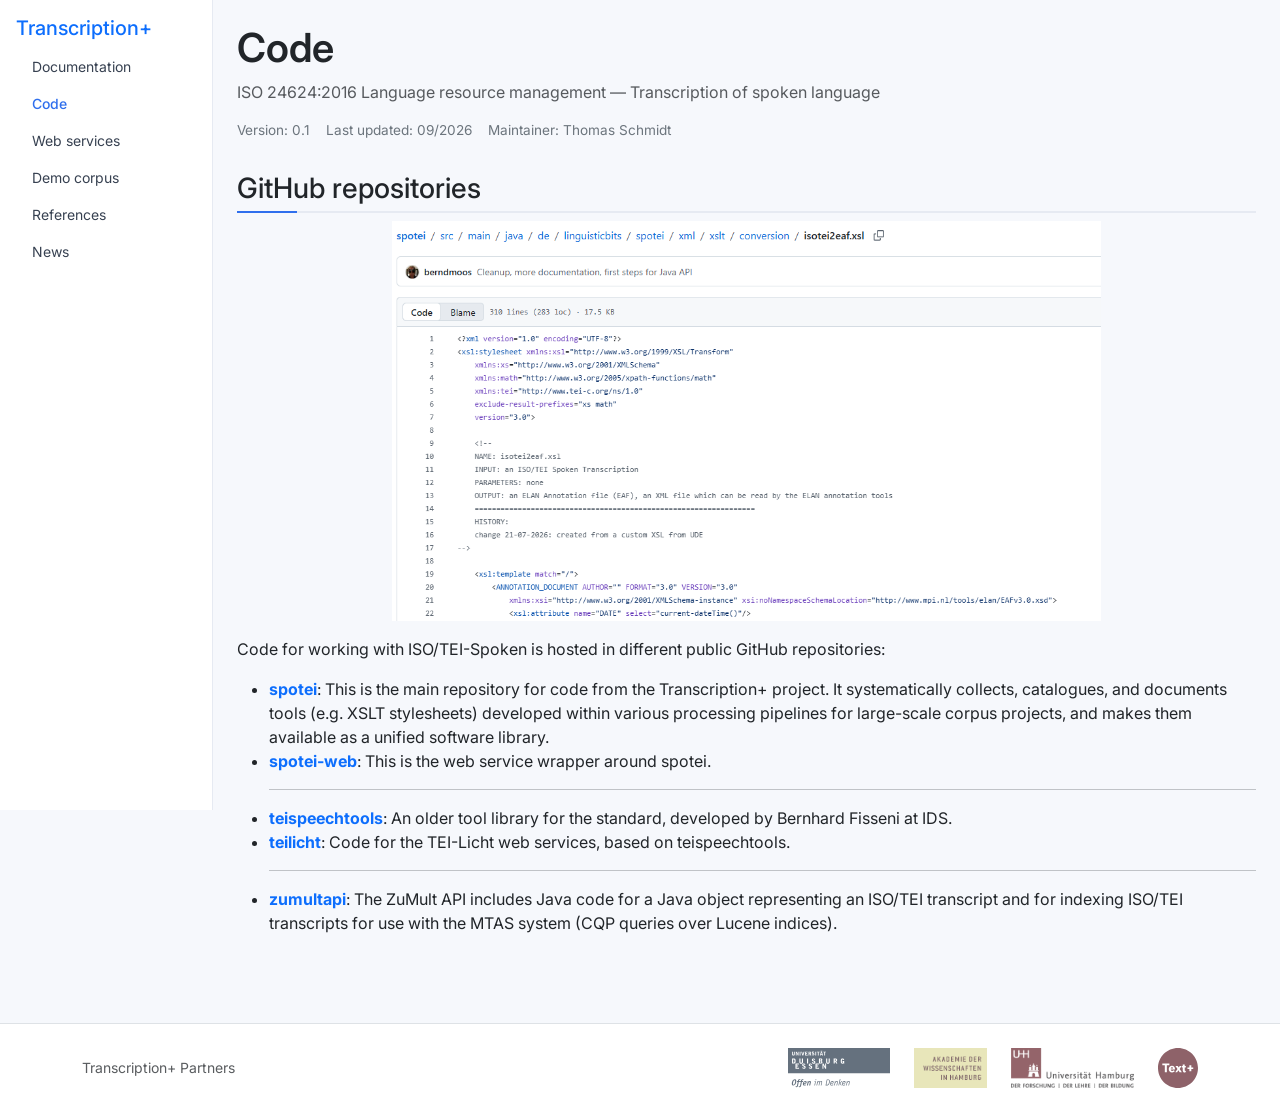
<file: html/code.html>
<?xml version="1.0" encoding="UTF-8"?>
<!DOCTYPE html>
<html lang="en" xmlns="http://www.w3.org/1999/xhtml">
    <head>
        <meta charset="UTF-8"/>
            <title>Transcription+: Code</title>
            <link href="https://cdn.jsdelivr.net/npm/bootstrap@5.3.3/dist/css/bootstrap.min.css" rel="stylesheet"/>
            <link href="https://fonts.googleapis.com/css2?family=Inter:wght@300;400;600&amp;display=swap" rel="stylesheet"/>                   
            <link href="styles.css" rel="stylesheet"/>
    </head>
    
    <body>
        
        <div class="container-fluid">
            <div class="row">
                
                <!-- Sidebar -->
                <nav class="col-md-3 col-lg-2 sidebar p-3">
                    <h5>
                        <a class="home-link" href="index.html" title="Homepage">Transcription+</a>                        
                    </h5>
                    
                    <ul class="nav flex-column small">
                        <li class="nav-item"><a class="nav-link" href="documentation.html">Documentation</a></li>
                        <li class="nav-item"><a class="nav-link active" href="code.html">Code</a></li>
                        <li class="nav-item"><a class="nav-link" href="webservices.html">Web services</a></li>
                        <li class="nav-item"><a class="nav-link" href="democorpus.html">Demo corpus</a></li>
                        <li class="nav-item"><a class="nav-link" href="references.html">References</a></li>
                        <li class="nav-item"><a class="nav-link" href="news.html">News</a></li>
                    </ul>
                </nav>
                
                <!-- Main content -->
                <main class="col-md-9 col-lg-10 p-4 content">
                    
                    <!-- Header -->
                    <div class="mb-4">
                        <h1 class="fw-semibold">Code</h1>
                        <p class="text-muted">ISO 24624:2016 Language resource management — Transcription of spoken language</p>                        
                        
                        <div class="d-flex gap-3 meta">
                            <div>Version: 0.1</div>
                            <div>Last updated: 09/2026</div>
                            <div>Maintainer: Thomas Schmidt</div>
                        </div>
                    </div>
                    
                    <h3>GitHub repositories</h3>  
                    <p class="text-center">
                        <a target="_blank" href="https://github.com/zumult-org/spotei">
                            <img style="height: 400px;" src="img/code.png" title="XSLT in GitHub"/>
                        </a>
                    </p>                    
                    
                    <p>Code for working with ISO/TEI-Spoken is hosted in different public GitHub repositories:</p>
                    <ul>
                        <li>
                            <b><a href="https://github.com/zumult-org/spotei" target="_blank">spotei</a></b>: This is the main repository for
                            code from the Transcription+ project. It systematically collects, catalogues, and documents tools (e.g. XSLT stylesheets)
                            developed within various processing pipelines for large-scale corpus projects, and makes them available as a unified software
                            library. 
                        </li>
                        <li>
                            <b><a href="https://github.com/zumult-org/spotei-web" target="_blank">spotei-web</a></b>: This is the web service wrapper around
                            spotei. 
                        </li>
                        <hr/>
                        <li>
                            <b><a href="https://github.com/Exmaralda-Org/teispeechtools" target="_blank">teispeechtools</a></b>: An older tool library for the standard,
                            developed by Bernhard Fisseni at IDS.  
                        </li>
                        <li>
                            <b><a href="https://github.com/Exmaralda-Org/teilicht" target="_blank">teilicht</a></b>: Code for the TEI-Licht web services, based on teispeechtools.                            
                        </li>
                        <hr/>
                        <li>
                            <b><a href="https://github.com/zumult-org/zumultapi" target="_blank">zumultapi</a></b>: 
                            The ZuMult API includes Java code for a Java object representing an ISO/TEI transcript
                            and for indexing ISO/TEI transcripts for use with the MTAS system (CQP queries over Lucene indices). 
                        </li>
                    </ul>
                </main>
                <footer class="mt-5 border-top" style="background: white;">
                    <div class="container py-4">
                        
                        <div class="row align-items-center">
                            
                            <!-- Left: text -->
                            <div class="col-md-4 text-muted small">
                                Transcription+ Partners
                            </div>
                            
                            <!-- Center / logos -->
                            <div class="col-md-8 d-flex flex-wrap gap-4 align-items-center justify-content-md-end">
                                
                                <img src="img/ude-logo.svg" title="University of Duisburg-Essen: Institute for Communication Studies"
                                    class="footer-logo"/>
                                
                                <img src="img/adwhh_logo.png" title="Academy of Sciences and Humanities in Hamburg"
                                    class="footer-logo"/>
                                
                                <img src="img/uhh-logo.png" title="University of Hamburg: Centre for Sustainable Research Data Management"
                                    class="footer-logo"/>
                                
                                <img src="img/text-plus-logo.svg" title="Text+ in NFDI"
                                    class="footer-logo"/>
                                
                            </div>
                        </div>
                        
                        <!-- Bottom line -->
                        <!-- <div class="text-center text-muted small mt-3">
                         © 2026 Standards Portal · All rights reserved
                        </div> -->
                        
                    </div>
                </footer>        
                
            </div>
        </div>
        
        
        
    </body>
</html>
</file>
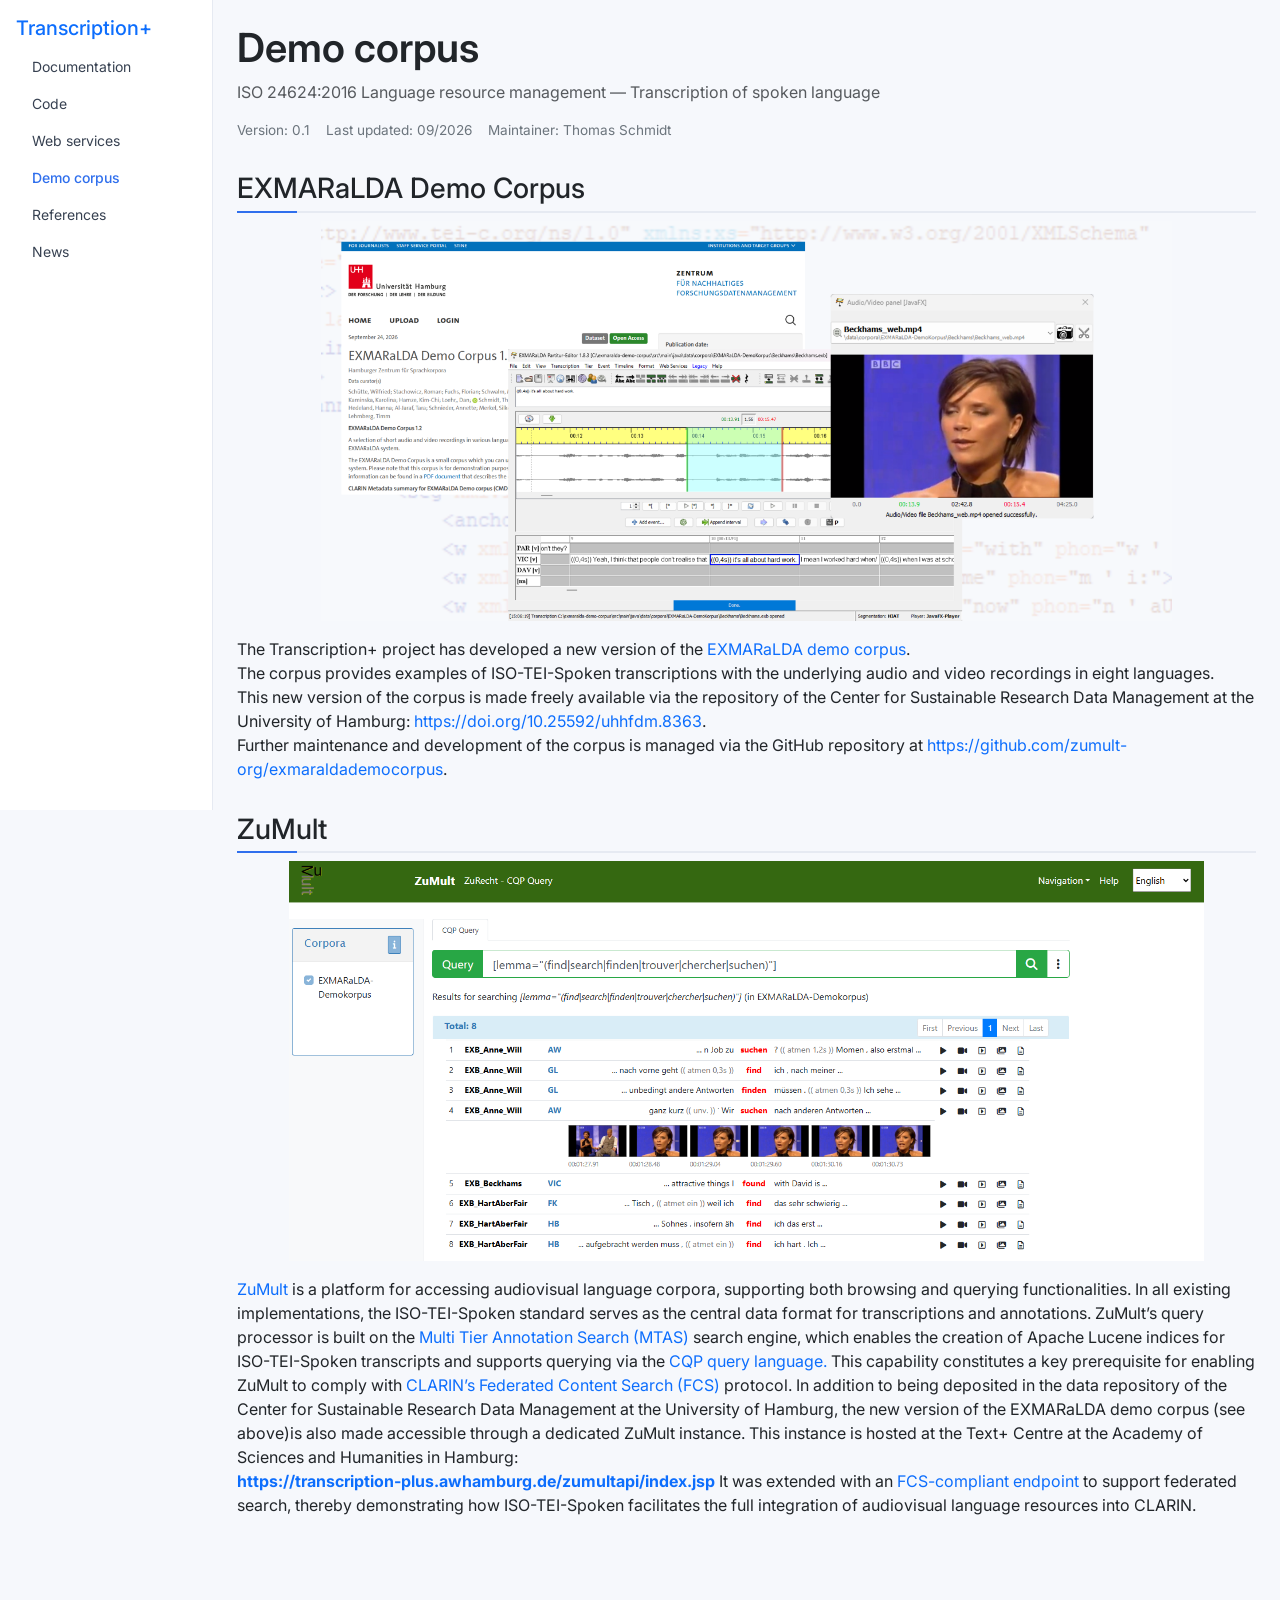
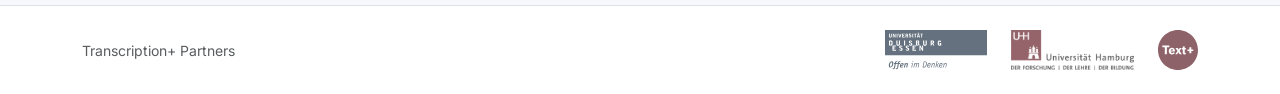
<file: html/democorpus.html>
<?xml version="1.0" encoding="UTF-8"?>
<!DOCTYPE html>
<html lang="en" xmlns="http://www.w3.org/1999/xhtml">
    <head>
        <meta charset="UTF-8"/>
            <title>Transcription+: Demo corpus</title>
            <link href="https://cdn.jsdelivr.net/npm/bootstrap@5.3.3/dist/css/bootstrap.min.css" rel="stylesheet"/>
            <link href="https://fonts.googleapis.com/css2?family=Inter:wght@300;400;600&amp;display=swap" rel="stylesheet"/>                   
            <link href="styles.css" rel="stylesheet"/>
    </head>
    
    <body>
        
        <div class="container-fluid">
            <div class="row">
                
                <!-- Sidebar -->
                <nav class="col-md-3 col-lg-2 sidebar p-3">
                    <h5>
                        <a class="home-link" href="index.html" title="Homepage">Transcription+</a>                        
                    </h5>
                    
                    <ul class="nav flex-column small">
                        <li class="nav-item"><a class="nav-link" href="documentation.html">Documentation</a></li>
                        <li class="nav-item"><a class="nav-link" href="code.html">Code</a></li>
                        <li class="nav-item"><a class="nav-link" href="webservices.html">Web services</a></li>
                        <li class="nav-item"><a class="nav-link active" href="democorpus.html">Demo corpus</a></li>
                        <li class="nav-item"><a class="nav-link" href="references.html">References</a></li>
                        <li class="nav-item"><a class="nav-link" href="news.html">News</a></li>
                    </ul>
                </nav>
                
                <!-- Main content -->
                <main class="col-md-9 col-lg-10 p-4 content">
                    
                    <!-- Header -->
                    <div class="mb-4">
                        <h1 class="fw-semibold">Demo corpus</h1>
                        <p class="text-muted">ISO 24624:2016 Language resource management — Transcription of spoken language</p>                        
                        
                        <div class="d-flex gap-3 meta">
                            <div>Version: 0.1</div>
                            <div>Last updated: 09/2026</div>
                            <div>Maintainer: Thomas Schmidt</div>
                        </div>
                    </div>
                    
                    
                    <h3>EXMARaLDA Demo Corpus</h3>   
                    <p class="text-center">
                        <a href="https://doi.org/10.25592/uhhfdm.8363" target="_blank">
                            <img style="height: 400px;" src="img/demokorpus.png" title="EXMARaLDA demo corpus"/>
                        </a>
                    </p>
                    <p>
                        The Transcription+ project has developed a new version of the 
                        <a href="https://doi.org/10.25592/uhhfdm.8363" target="_blank">EXMARaLDA demo corpus</a>. <br/>
                        The corpus provides examples of ISO-TEI-Spoken transcriptions with the underlying audio and video recordings in eight languages.<br/> 
                        This new version of the corpus is made freely available via the repository of the Center for Sustainable Research Data Management 
                        at the University of Hamburg: <a href="https://doi.org/10.25592/uhhfdm.8363" target="_blank">https://doi.org/10.25592/uhhfdm.8363</a>.<br/>
                        Further maintenance and development of the corpus is managed via the GitHub repository at 
                        <a href="https://github.com/zumult-org/exmaraldademocorpus" target="_blank">https://github.com/zumult-org/exmaraldademocorpus</a>.<br/>                        
                    </p>
                    <h3>ZuMult</h3>   
                    <p class="text-center">
                        <a href="https://transcription-plus.awhamburg.de/zumultapi/index.jsp" target="_blank">
                            <img style="height: 400px;" src="img/zurecht.png" title="CQP query in ZuMult on the EXMARaLDA demo corpus"/>
                        </a>
                    </p>
                    <p>
                        <a href="https://zumult.org" target="_blank">ZuMult</a> is a platform for accessing audiovisual language corpora, supporting both 
                        browsing and querying functionalities. In all existing implementations, the ISO-TEI-Spoken standard serves as the central data format 
                        for transcriptions and annotations. ZuMult’s query processor is built on the 
                        <a href="https://meertensinstituut.github.io/mtas/" target="_blank">
                        Multi Tier Annotation Search (MTAS)
                        </a>
                        search engine, which enables the creation of 
                        Apache Lucene indices for ISO-TEI-Spoken transcripts and supports querying via the 
                        <a href="https://cwb.sourceforge.io/files/CQP_Manual.pdf" target="_blank">
                        CQP query language.
                        </a>
                        This capability constitutes a key prerequisite for enabling ZuMult to comply with 
                        <a href="https://www.clarin.eu/content/content-search" target="_blank">CLARIN’s Federated Content Search (FCS)</a> protocol. 
                        In addition to being deposited in the data repository of the Center for Sustainable Research Data Management at the University of Hamburg, 
                        the new version of the EXMARaLDA demo corpus (see above)is also  made accessible through a dedicated ZuMult instance. 
                        This instance is hosted at the Text+ Centre at the Academy of Sciences and Humanities in Hamburg: <br/> 
                        <b><a href="https://transcription-plus.awhamburg.de/zumultapi/index.jsp" target="_blank">https://transcription-plus.awhamburg.de/zumultapi/index.jsp</a></b>
                        It was extended with an 
                        <a target="_blank" href="https://fdm.awhamburg.de/fcs-endpoint/zumult_demo">FCS-compliant endpoint</a> 
                        to support federated search, thereby demonstrating how ISO-TEI-Spoken facilitates the full 
                        integration of audiovisual language resources into CLARIN.                        
                    </p>
                </main>
                <footer class="mt-5 border-top" style="background: white;">
                    <div class="container py-4">
                        
                        <div class="row align-items-center">
                            
                            <!-- Left: text -->
                            <div class="col-md-4 text-muted small">
                                Transcription+ Partners
                            </div>
                            
                            <!-- Center / logos -->
                            <div class="col-md-8 d-flex flex-wrap gap-4 align-items-center justify-content-md-end">
                                
                                <img src="img/ude-logo.svg" title="University of Duisburg-Essen: Institute for Communication Studies"
                                    class="footer-logo"
                                
                                <img src="img/adwhh_logo.png" title="Academy of Sciences and Humanities in Hamburg"
                                    class="footer-logo"/>
                                
                                <img src="img/uhh-logo.png" title="University of Hamburg: Centre for Sustainable Research Data Management"
                                    class="footer-logo"/>
                                
                                <img src="img/text-plus-logo.svg" title="Text+ in NFDI"
                                    class="footer-logo"/>
                                
                            </div>
                        </div>
                        
                        <!-- Bottom line -->
                        <!-- <div class="text-center text-muted small mt-3">
                    © 2026 Standards Portal · All rights reserved
                </div> -->
                        
                    </div>
                </footer>        
                
            </div>
        </div>
        
        
        
    </body>
</html>
</file>
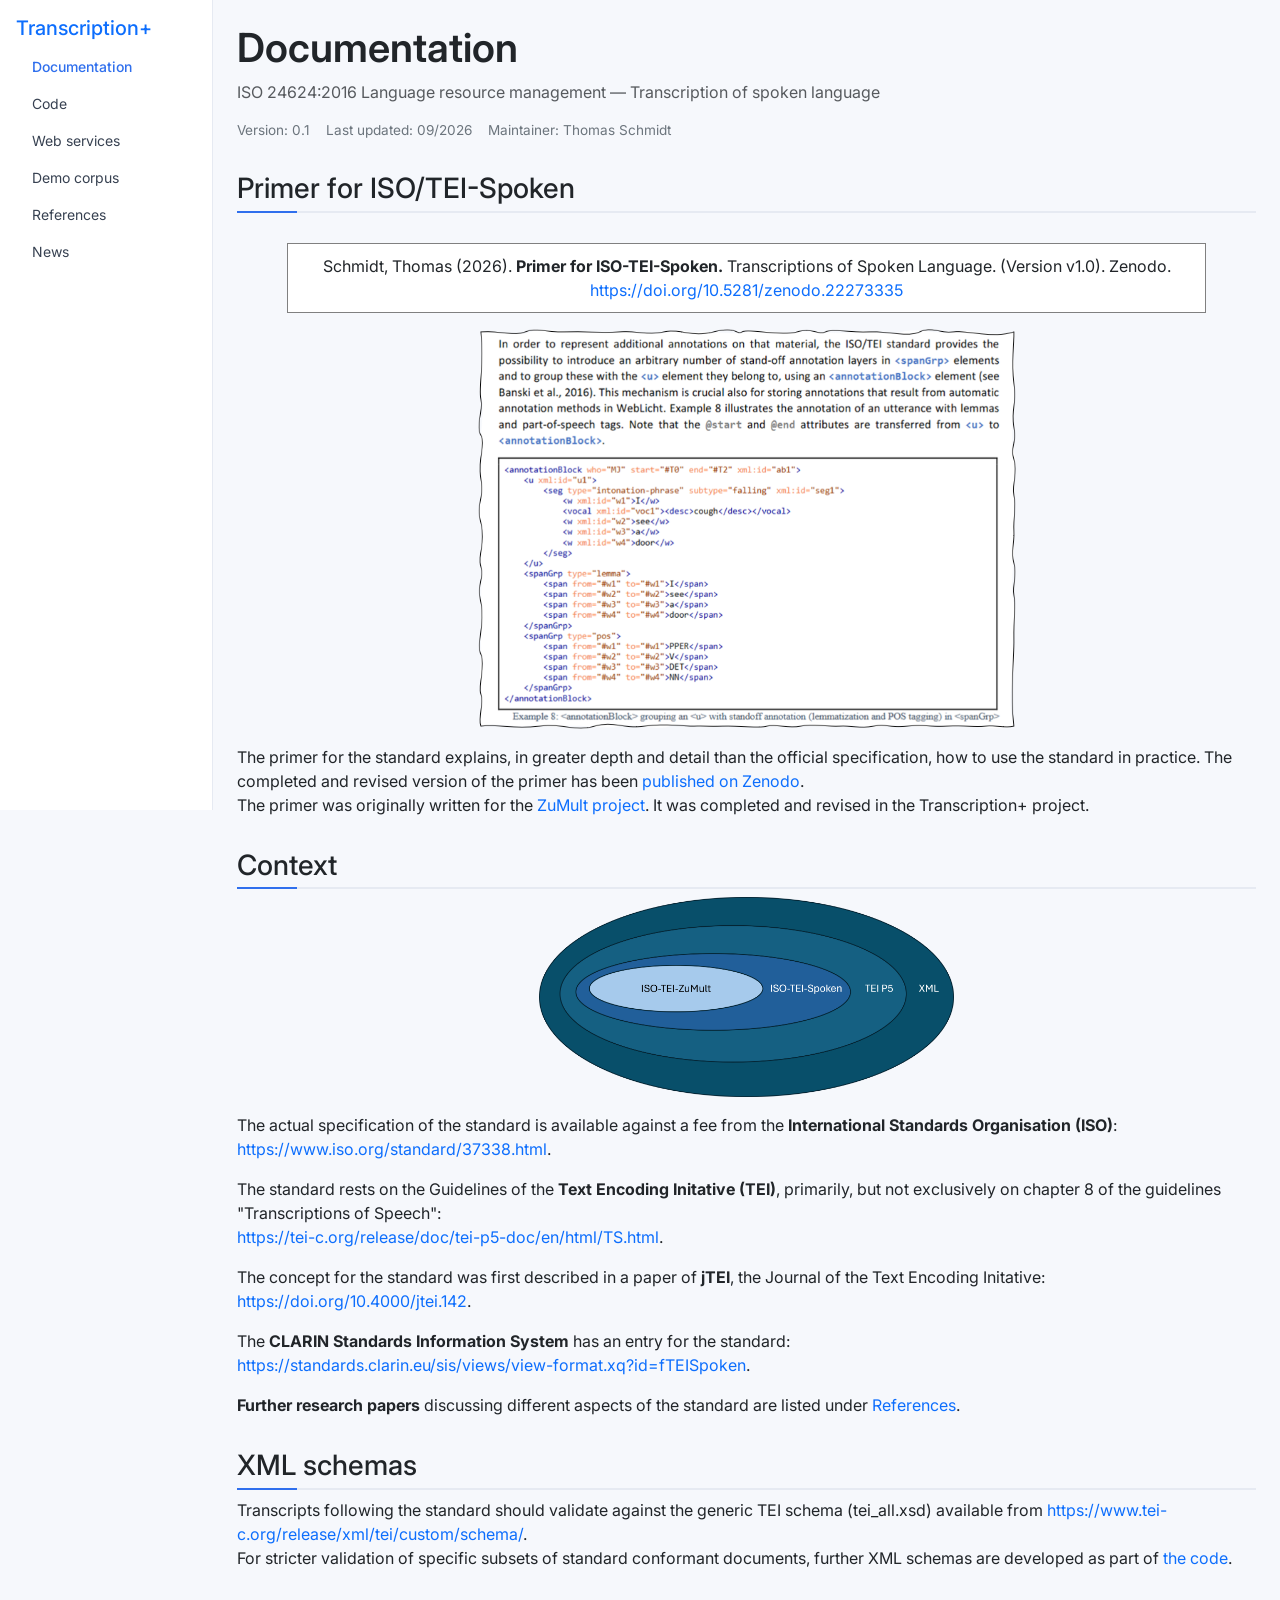
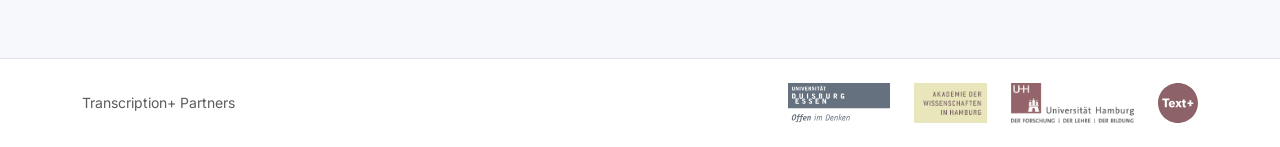
<file: html/documentation.html>
<?xml version="1.0" encoding="UTF-8"?>
<!DOCTYPE html>
<html lang="en" xmlns="http://www.w3.org/1999/xhtml">
    <head>
        <meta charset="UTF-8"/>
            <title>Transcription+: Documentation</title>
            <link href="https://cdn.jsdelivr.net/npm/bootstrap@5.3.3/dist/css/bootstrap.min.css" rel="stylesheet"/>
            <link href="https://fonts.googleapis.com/css2?family=Inter:wght@300;400;600&amp;display=swap" rel="stylesheet"/>                   
            <link href="styles.css" rel="stylesheet"/>
    </head>
    
    <body>
        
        <div class="container-fluid">
            <div class="row">
                
                <!-- Sidebar -->
                <nav class="col-md-3 col-lg-2 sidebar p-3">
                    <h5>
                        <a class="home-link" href="index.html" title="Homepage">Transcription+</a>                        
                    </h5>
                    
                    <ul class="nav flex-column small">
                        <li class="nav-item"><a class="nav-link active" href="documentation.html">Documentation</a></li>
                        <li class="nav-item"><a class="nav-link" href="code.html">Code</a></li>
                        <li class="nav-item"><a class="nav-link" href="webservices.html">Web services</a></li>
                        <li class="nav-item"><a class="nav-link" href="democorpus.html">Demo corpus</a></li>
                        <li class="nav-item"><a class="nav-link" href="references.html">References</a></li>
                        <li class="nav-item"><a class="nav-link" href="news.html">News</a></li>                        
                    </ul>
                </nav>
                
                <!-- Main content -->
                <main class="col-md-9 col-lg-10 p-4 content">
                    
                    <!-- Header -->
                    <div class="mb-4">
                        <h1 class="fw-semibold">Documentation</h1>
                        <p class="text-muted">ISO 24624:2016 Language resource management — Transcription of spoken language</p>                        
                        
                        <div class="d-flex gap-3 meta">
                            <div>Version: 0.1</div>
                            <div>Last updated: 09/2026</div>
                            <div>Maintainer: Thomas Schmidt</div>
                        </div>
                    </div>
                    
                    <h3>Primer for ISO/TEI-Spoken</h3>
                    <p class="text-center" 
                        style="background:white; padding: 10px; margin-top:30px; margin-left:50px; margin-right:50px; border: 1px solid gray;">
                        Schmidt, Thomas (2026). 
                        <b>Primer for ISO-TEI-Spoken. </b>Transcriptions of Spoken Language. (Version v1.0). 
                        Zenodo. <a href="https://doi.org/10.5281/zenodo.22273335" target="_blank">https://doi.org/10.5281/zenodo.22273335</a>
                    </p>
                    <p class="text-center">
                        <a target="_blank" href="https://doi.org/10.5281/zenodo.22273335">
                            <img style="height: 400px;" src="img/primer.png" title="Primer for ISO/TEI Spoken"/>
                        </a>
                    </p>                    
                    <p>
                        The primer for the standard explains, in greater depth and detail than the official specification, how to use the standard in practice. 
                        The completed and revised version of the primer has been <a href="https://doi.org/10.5281/zenodo.22273335">published on Zenodo</a>.<br/>
                        The primer was originally written for the <a href="https://zumult.org" target="_blank">ZuMult project</a>. 
                        It was completed and revised in the Transcription+ project.
                    </p>

                    <h3>Context</h3>
                    <p class="text-center">
                       <img style="height: 200px;" src="img/context.png" title="Primer for ISO/TEI Spoken"/>
                    </p>                    
                    <p>
                        The actual specification of the standard is available against a fee from the <b>International Standards Organisation (ISO)</b>:<br/>
                        <a target="_blank" href="https://www.iso.org/standard/37338.html">https://www.iso.org/standard/37338.html</a>.
                    </p>
                    <p>
                        The standard rests on the Guidelines of the <b>Text Encoding Initative (TEI)</b>, primarily, but not exclusively on chapter 8 of the guidelines
                        "Transcriptions of Speech":<br/>
                        <a target="_blank" href="https://tei-c.org/release/doc/tei-p5-doc/en/html/TS.html">https://tei-c.org/release/doc/tei-p5-doc/en/html/TS.html</a>.
                    </p>
                    <p>
                        The concept for the standard was first described in a paper of <b>jTEI</b>, the Journal of the Text Encoding Initative:<br/>
                        <a target="_blank" href="https://doi.org/10.4000/jtei.142">https://doi.org/10.4000/jtei.142</a>. 
                    </p>
                    <p>
                        The <b>CLARIN Standards Information System</b> has an entry for the standard:<br/>
                        <a target="_blank" href="https://standards.clarin.eu/sis/views/view-format.xq?id=fTEISpoken">https://standards.clarin.eu/sis/views/view-format.xq?id=fTEISpoken</a>.
                        
                    </p>
                    <p>
                        <b>Further research papers</b> 
                        discussing different aspects of the standard are listed under <a href="references.html">References</a>.                         
                    </p>
                    
                    <h3>XML schemas</h3>
                    <p>
                        Transcripts following the standard should validate against the generic TEI schema (tei_all.xsd) available from
                        <a href="https://www.tei-c.org/release/xml/tei/custom/schema/" target="_blank">https://www.tei-c.org/release/xml/tei/custom/schema/</a>.
                        <br/>
                        For stricter validation of specific subsets of standard conformant documents, further XML schemas are developed as part of
                        <a href="code.html">the code</a>.
                    </p>
                    
                </main>
            </div>
        </div>
        
        <footer class="mt-5 border-top" style="background: white;">
            <div class="container py-4">
                
                <div class="row align-items-center">
                    
                    <!-- Left: text -->
                    <div class="col-md-4 text-muted small">
                        Transcription+ Partners
                    </div>
                    
                    <!-- Center / logos -->
                    <div class="col-md-8 d-flex flex-wrap gap-4 align-items-center justify-content-md-end">
                        
                        <img src="img/ude-logo.svg" title="University of Duisburg-Essen: Institute for Communication Studies"
                            class="footer-logo"/>
                        
                        <img src="img/adwhh_logo.png" title="Academy of Sciences and Humanities in Hamburg"
                            class="footer-logo"/>
                        
                        <img src="img/uhh-logo.png" title="University of Hamburg: Centre for Sustainable Research Data Management"
                            class="footer-logo"/>
                        
                        <img src="img/text-plus-logo.svg" title="Text+ in NFDI"
                            class="footer-logo"/>
                        
                    </div>
                </div>
                
                <!-- Bottom line -->
                <!-- <div class="text-center text-muted small mt-3">
                    © 2026 Standards Portal · All rights reserved
                </div> -->
                
            </div>
        </footer>        
        
        
    </body>
</html>
</file>
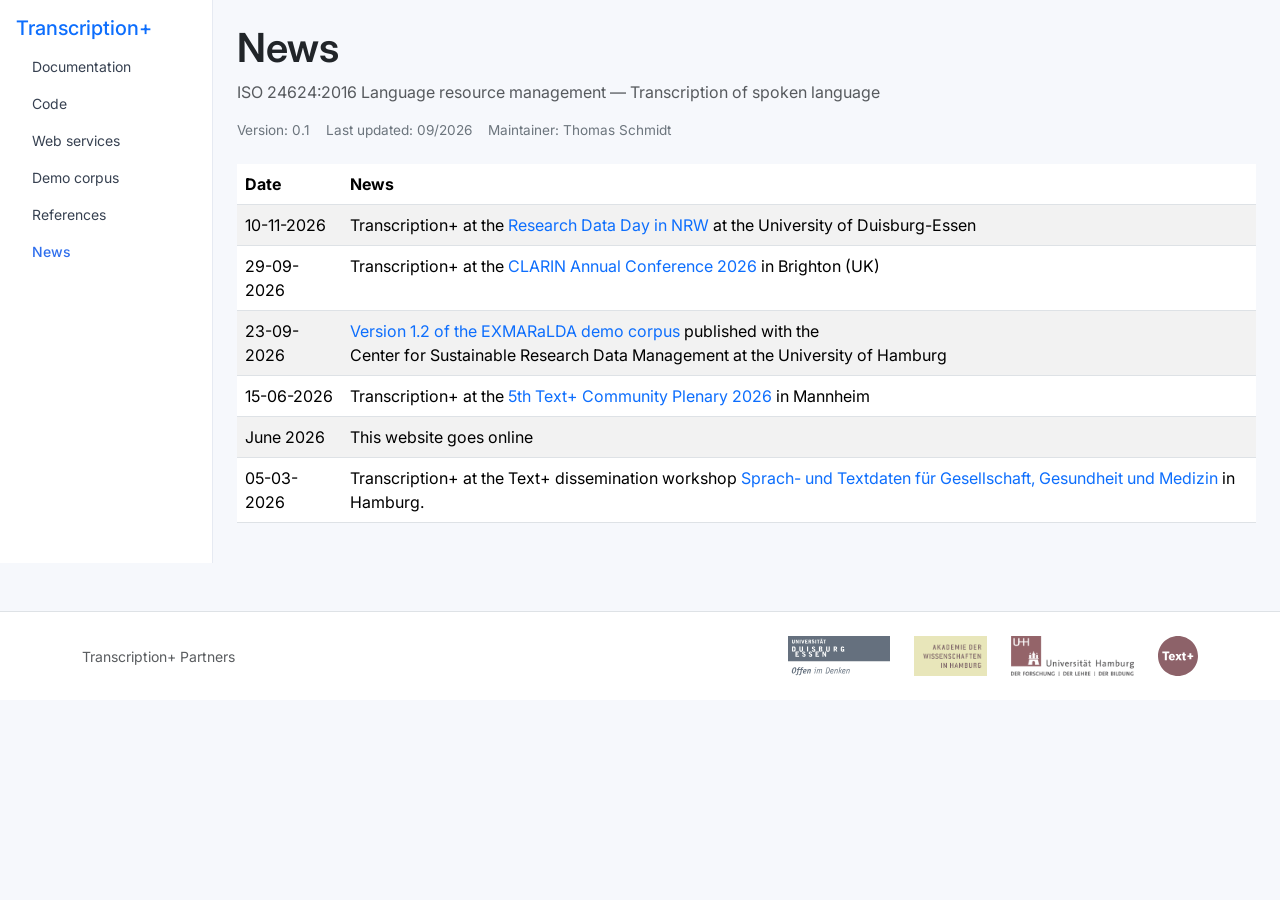
<file: html/news.html>
<?xml version="1.0" encoding="UTF-8"?>
<!DOCTYPE html>
<html lang="en" xmlns="http://www.w3.org/1999/xhtml">
    <head>
        <meta charset="UTF-8"/>
            <title>Transcription+: Documentation</title>
            <link href="https://cdn.jsdelivr.net/npm/bootstrap@5.3.3/dist/css/bootstrap.min.css" rel="stylesheet"/>
            <link href="https://fonts.googleapis.com/css2?family=Inter:wght@300;400;600&amp;display=swap" rel="stylesheet"/>                   
            <link href="styles.css" rel="stylesheet"/>
    </head>
    
    <body>
        
        <div class="container-fluid">
            <div class="row">
                
                <!-- Sidebar -->
                <nav class="col-md-3 col-lg-2 sidebar p-3">
                    <h5>
                        <a class="home-link" href="index.html" title="Homepage">Transcription+</a>                        
                    </h5>
                    
                    <ul class="nav flex-column small">
                        <li class="nav-item"><a class="nav-link" href="documentation.html">Documentation</a></li>
                        <li class="nav-item"><a class="nav-link" href="code.html">Code</a></li>
                        <li class="nav-item"><a class="nav-link" href="webservices.html">Web services</a></li>
                        <li class="nav-item"><a class="nav-link" href="democorpus.html">Demo corpus</a></li>
                        <li class="nav-item"><a class="nav-link" href="references.html">References</a></li>
                        <li class="nav-item"><a class="nav-link active" href="news.html">News</a></li>
                    </ul>
                </nav>
                
                <!-- Main content -->
                <main class="col-md-9 col-lg-10 p-4 content">
                    
                    <!-- Header -->
                    <div class="mb-4">
                        <h1 class="fw-semibold">News</h1>
                        <p class="text-muted">ISO 24624:2016 Language resource management — Transcription of spoken language</p>                        
                        
                        <div class="d-flex gap-3 meta">
                            <div>Version: 0.1</div>
                            <div>Last updated: 09/2026</div>
                            <div>Maintainer: Thomas Schmidt</div>
                        </div>
                    </div>
                    
                    
                    <table class="table table-striped">
                        <thead>
                            <tr>
                                <th>Date</th>                                
                                <th>News</th>                                
                            </tr>
                        </thead>
                        <tr>
                            <td>10-11-2026</td>
                            <td>Transcription+ at the 
                                <a href="https://www.uni-due.de/rds/en/tag_forschungsdaten.php">
                                    Research Data Day in NRW
                                </a>
                                at the University of Duisburg-Essen
                            </td>
                        </tr>
                        <tr>
                            <td>29-09-2026</td>
                            <td>Transcription+ at the 
                                <a href="https://www.clarin.eu/event/2026/clarin-annual-conference-2026">
                                    CLARIN Annual Conference 2026
                                </a>
                                in Brighton (UK)
                            </td>
                        </tr>
                        <tr>
                            <td>23-09-2026</td>
                            <td><a href="https://doi.org/10.25592/uhhfdm.8363" target="_blank">Version 1.2 of the EXMARaLDA demo corpus</a>  published with the <br/> Center for Sustainable Research Data Management 
                                at the University of Hamburg
                                                                 
                            </td>
                        </tr>
                        <tr>
                            <td>15-06-2026</td>
                            <td>Transcription+ at the 
                                <a href="https://text-plus.org/aktuelles/veranstaltungen/2026-06-15-textplus-plenary-2026/">
                                    5th Text+ Community Plenary 2026
                                </a>
                                in Mannheim
                            </td>
                        </tr>
                        <tr>
                            <td>June 2026</td>
                            <td>This website goes online</td>
                        </tr>
                        <tr>
                            <td>05-03-2026</td>
                            <td>Transcription+ at the Text+ dissemination workshop 
                                <a href="https://text-plus.org/aktuelles/veranstaltungen/2026-03-05-dissemination-workshop-hh/">
                                    Sprach- und Textdaten für Gesellschaft, Gesundheit und Medizin
                                </a>
                                in Hamburg. 
                            </td>
                        </tr>
                    </table>
                    
                </main>
                <footer class="mt-5 border-top" style="background: white;">
                    <div class="container py-4">
                        
                        <div class="row align-items-center">
                            
                            <!-- Left: text -->
                            <div class="col-md-4 text-muted small">
                                Transcription+ Partners
                            </div>
                            
                            <!-- Center / logos -->
                            <div class="col-md-8 d-flex flex-wrap gap-4 align-items-center justify-content-md-end">
                                
                                <img src="img/ude-logo.svg" title="University of Duisburg-Essen: Institute for Communication Studies"
                                    class="footer-logo"/>
                                
                                <img src="img/adwhh_logo.png" title="Academy of Sciences and Humanities in Hamburg"
                                    class="footer-logo"/>
                                
                                <img src="img/uhh-logo.png" title="University of Hamburg: Centre for Sustainable Research Data Management"
                                    class="footer-logo"/>
                                
                                <img src="img/text-plus-logo.svg" title="Text+ in NFDI"
                                    class="footer-logo"/>
                                
                            </div>
                        </div>
                        
                        <!-- Bottom line -->
                        <!-- <div class="text-center text-muted small mt-3">
                    © 2026 Standards Portal · All rights reserved
                </div> -->
                        
                    </div>
                </footer>        
                
            </div>
        </div>
        
        
        
    </body>
</html>
</file>
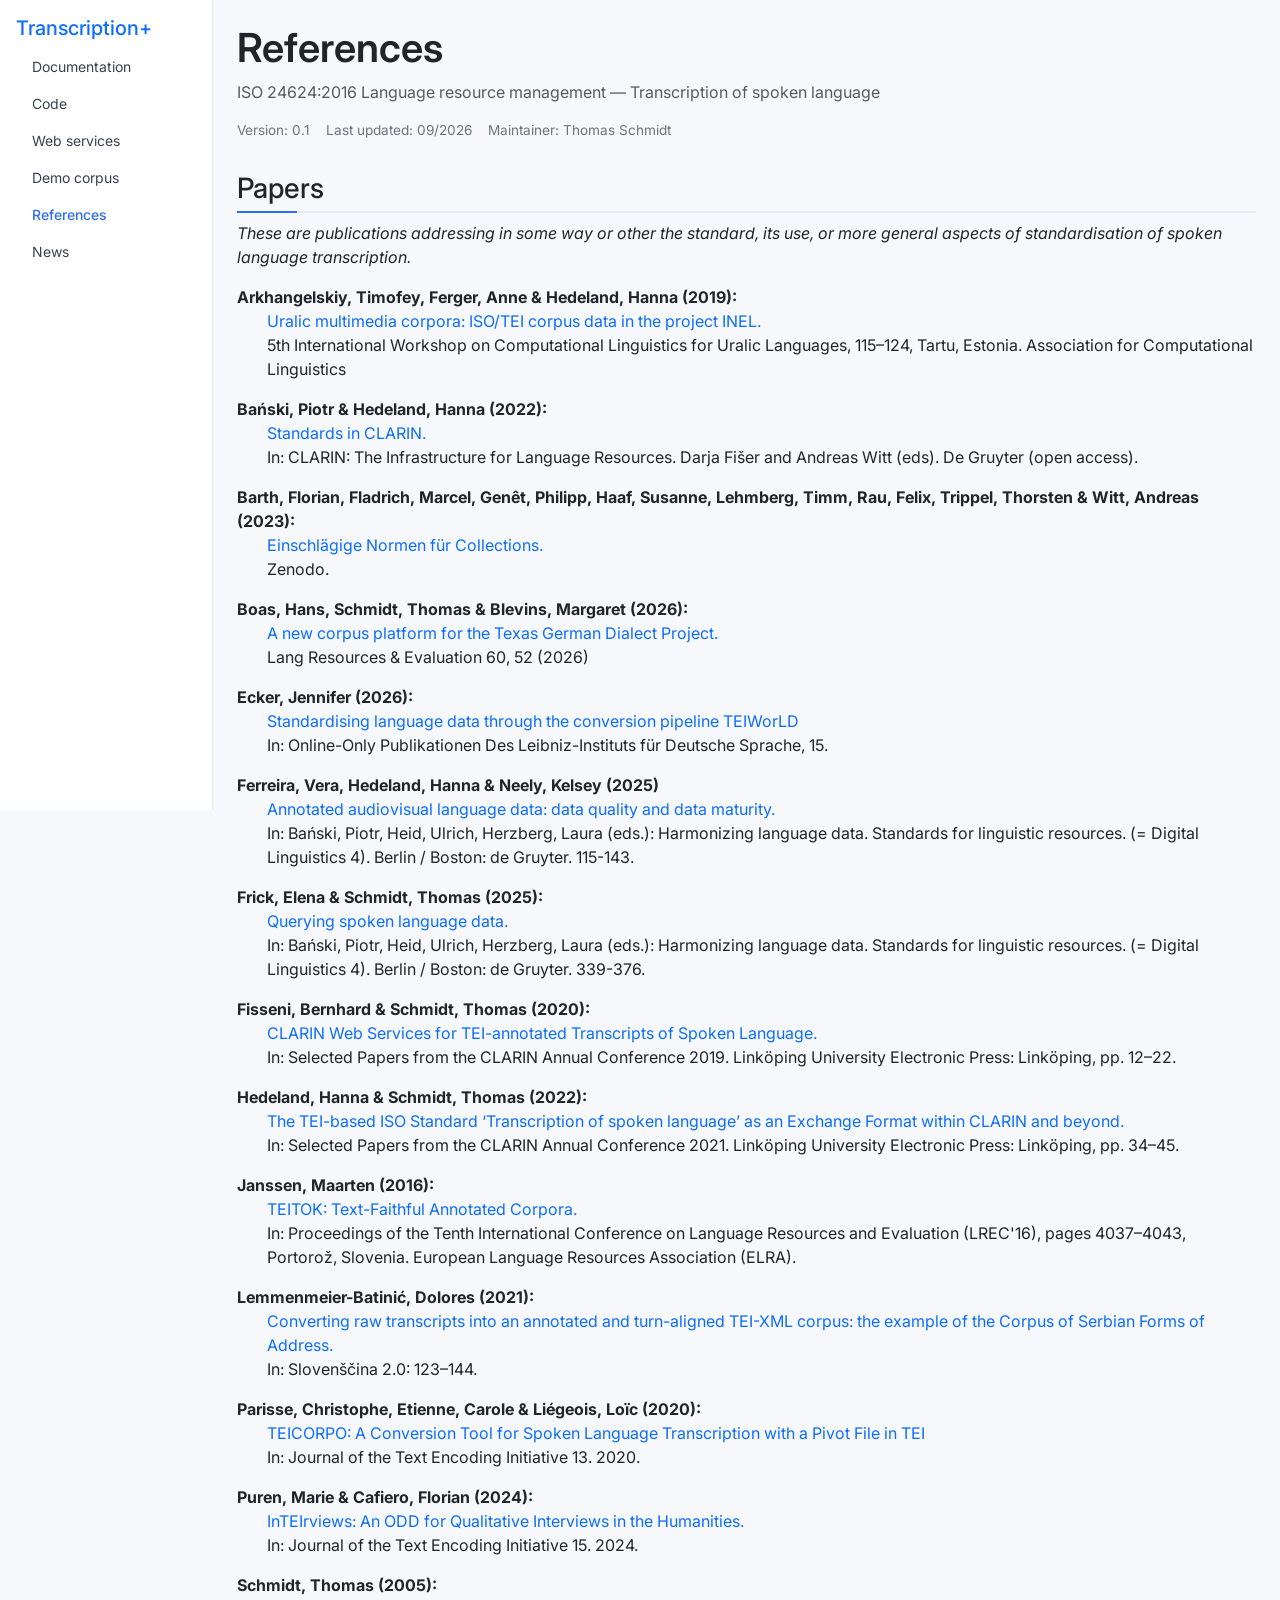
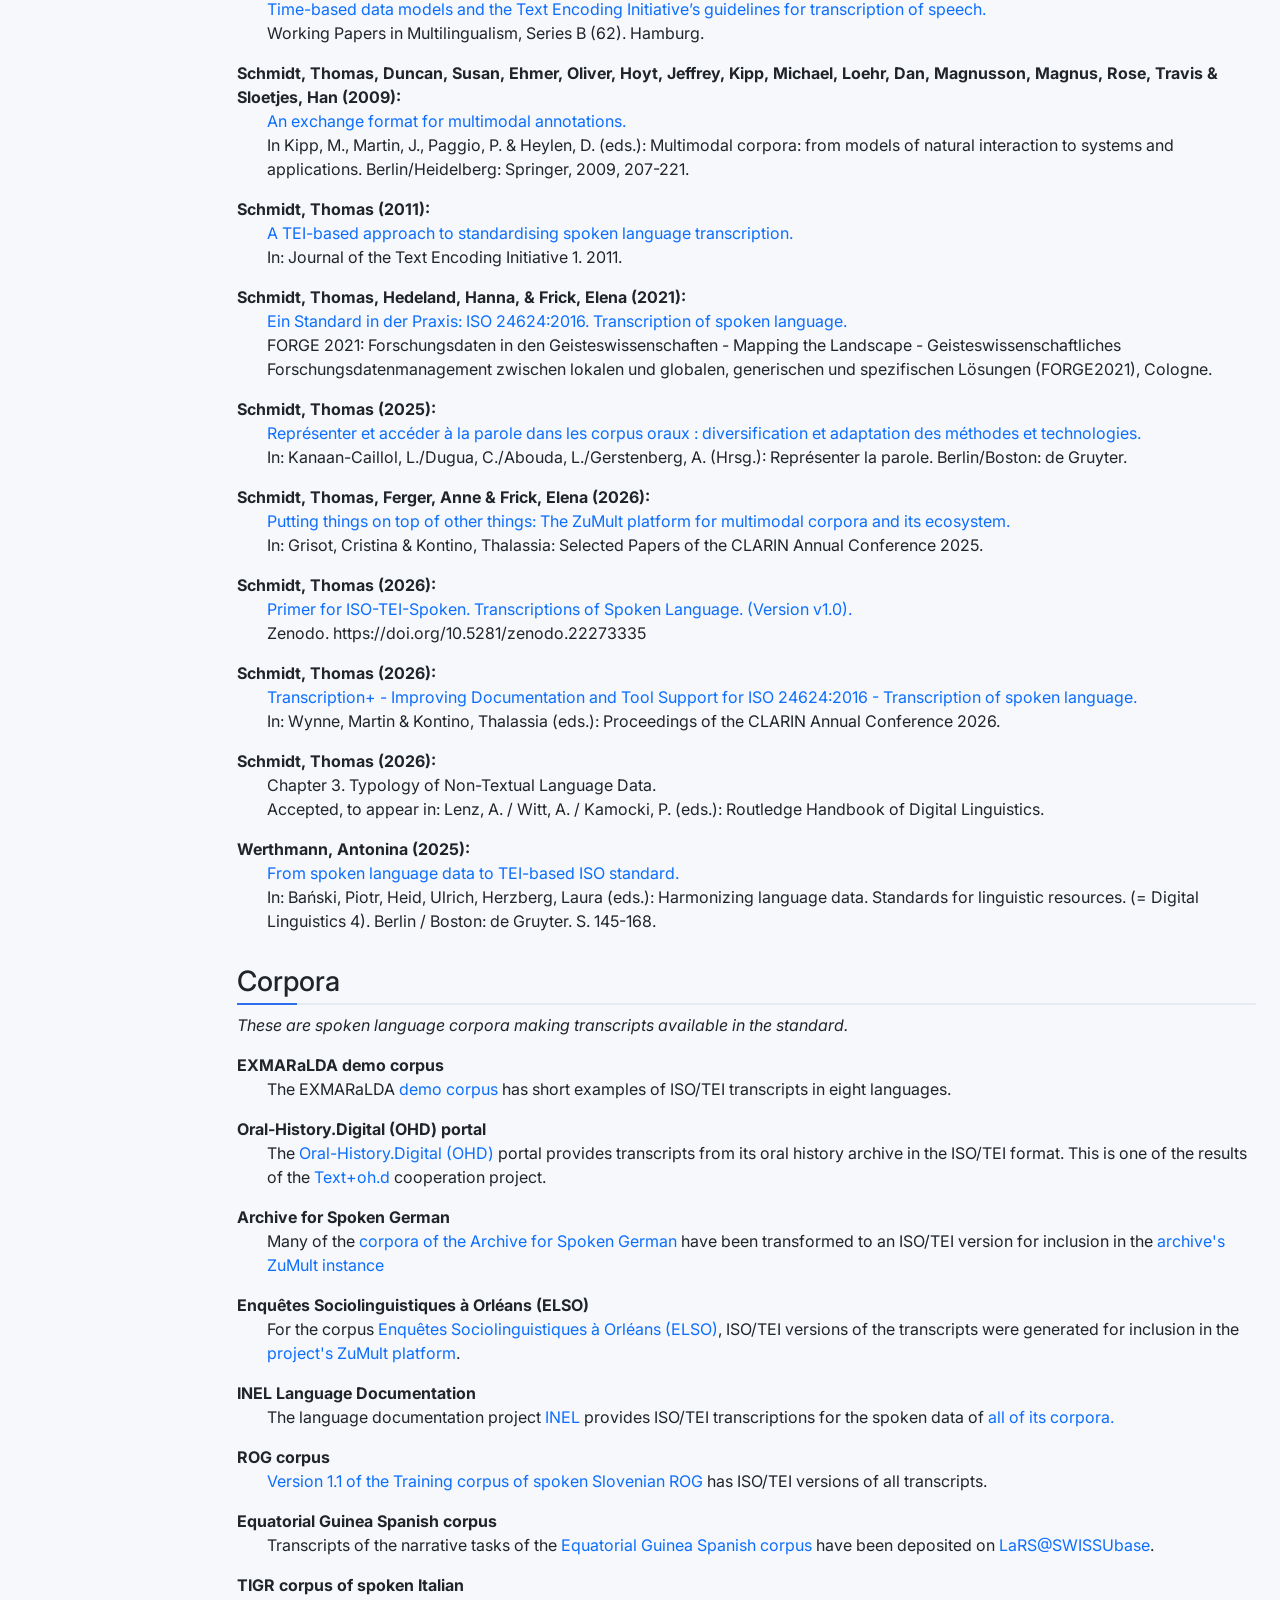
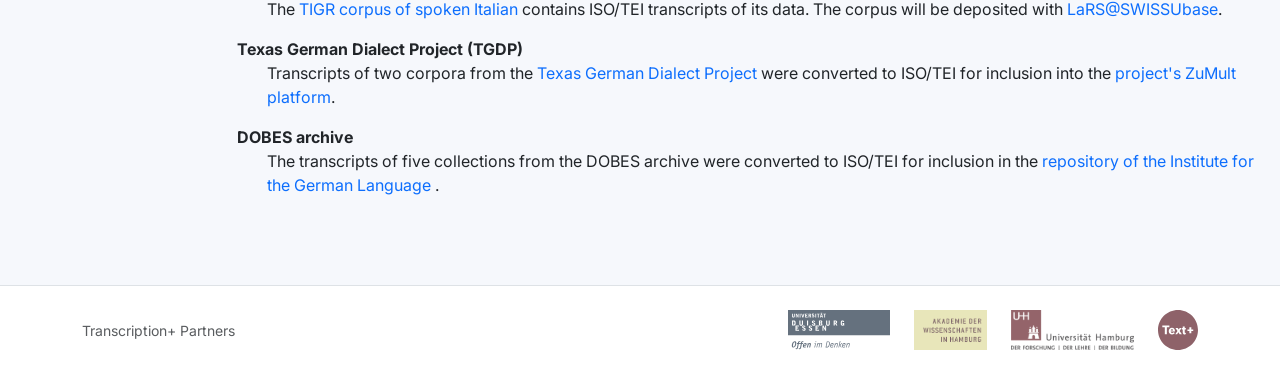
<file: html/references.html>
<?xml version="1.0" encoding="UTF-8"?>
<!DOCTYPE html>
<html lang="en" xmlns="http://www.w3.org/1999/xhtml">
    <head>
        <meta charset="UTF-8"/>
        <title>Transcription+: References</title>
        <link href="https://cdn.jsdelivr.net/npm/bootstrap@5.3.3/dist/css/bootstrap.min.css" rel="stylesheet"/>
        <link href="https://fonts.googleapis.com/css2?family=Inter:wght@300;400;600&amp;display=swap" rel="stylesheet"/>                   
        <link href="styles.css" rel="stylesheet"/>
    </head>
    
    <body>
        
        <div class="container-fluid">
            <div class="row">
                
                <!-- Sidebar -->
                <nav class="col-md-3 col-lg-2 sidebar p-3">
                    <h5>
                        <a class="home-link" href="index.html" title="Homepage">Transcription+</a>                        
                    </h5>
                    
                    <ul class="nav flex-column small">
                        <li class="nav-item"><a class="nav-link" href="documentation.html">Documentation</a></li>
                        <li class="nav-item"><a class="nav-link" href="code.html">Code</a></li>
                        <li class="nav-item"><a class="nav-link" href="webservices.html">Web services</a></li>
                        <li class="nav-item"><a class="nav-link" href="democorpus.html">Demo corpus</a></li>
                        <li class="nav-item"><a class="nav-link active" href="references.html">References</a></li>
                        <li class="nav-item"><a class="nav-link" href="news.html">News</a></li>
                    </ul>
                </nav>
                
                <!-- Main content -->
                <main class="col-md-9 col-lg-10 p-4 content">
                    
                    <!-- Header -->
                    <div class="mb-4">
                        <h1 class="fw-semibold">References</h1>
                        <p class="text-muted">ISO 24624:2016 Language resource management — Transcription of spoken language</p>                        
                        
                        <div class="d-flex gap-3 meta">
                            <div>Version: 0.1</div>
                            <div>Last updated: 09/2026</div>
                            <div>Maintainer: Thomas Schmidt</div>
                        </div>
                    </div>
                                       
                    <h3>Papers</h3>
                    <p><i>
                        These are publications addressing in some way or other the standard, its use, or more general
                        aspects of standardisation of spoken language transcription.
                    </i></p>
                    <p>
                        <span class="authors">Arkhangelskiy, Timofey, Ferger, Anne &amp; Hedeland, Hanna (2019):</span> 
                        <a href="https://doi.org/10.18653/v1/W19-0310" target="_blank" class="pubtitle">                            
                            Uralic multimedia corpora: ISO/TEI corpus data in the project INEL.</a> 
                        <span class="pubdetails">5th International Workshop on Computational Linguistics for Uralic Languages, 115–124, Tartu, Estonia. Association for Computational Linguistics</span>                        
                    </p>
                    
                    <p>
                        <span class="authors">Bański, Piotr &amp; Hedeland, Hanna (2022):</span>
                        <a href="https://doi.org/10.1515/9783110767377-012" target="_blank" class="pubtitle">
                            Standards in CLARIN.
                        </a>
                        <span class="pubdetails">In: CLARIN: The Infrastructure for Language Resources. Darja Fišer and Andreas Witt (eds). De Gruyter (open access).</span>
                    </p>
                    
                    <p>
                        <span class="authors">Barth, Florian, Fladrich, Marcel, Genêt, Philipp, Haaf, Susanne, Lehmberg, Timm, Rau, Felix, Trippel, Thorsten &amp; Witt, Andreas (2023):</span> 
                        <a href=" https://doi.org/10.5281/zenodo.12800180" target="_blank" class="pubtitle">
                            Einschlägige Normen für Collections.</a> 
                        <span class="pubdetails">Zenodo.</span>                        
                    </p>
                    
                    <p>
                        <span class="authors">Boas, Hans, Schmidt, Thomas &amp; Blevins, Margaret (2026):</span>
                        <a href="https://doi.org/10.1007/s10579-025-09893-6" class="pubtitle" target="_blank">A new corpus platform for the Texas German Dialect Project.</a>                                                 
                        <span class="pubdetails">Lang Resources &amp; Evaluation 60, 52 (2026)</span>
                    </p>
                    
                    <p>
                        <span class="authors">Ecker, Jennifer (2026):</span>
                        <a href="https://doi.org/10.21248/idsopen.15.2026.54" target="_blank" class="pubtitle">
                            Standardising language data through the conversion pipeline TEIWorLD</a>
                        <span class="pubdetails">In: Online-Only Publikationen Des Leibniz-Instituts für Deutsche Sprache, 15.</span>
                    </p>
                    
                    <p>
                        <span class="authors">Ferreira, Vera, Hedeland, Hanna &amp; Neely, Kelsey (2025)</span>
                        <a href="https://doi.org/10.1515/9783112208212-006" target="_blank" class="pubtitle">
                            Annotated audiovisual language data: data quality and data maturity.</a>
                        <span class="pubdetails">In: Bański, Piotr, Heid, Ulrich, Herzberg, Laura (eds.): 
                            Harmonizing language data. Standards for linguistic resources. (= Digital Linguistics 4). 
                            Berlin / Boston: de Gruyter. 115-143.</span>
                    </p>
                    
                    <p>
                        <span class="authors">Frick, Elena &amp; Schmidt, Thomas (2025):</span>
                        <a href="https://doi.org/10.1515/9783112208212-014" target="_blank" class="pubtitle">
                            Querying spoken language data.</a>
                        <span class="pubdetails">In: Bański, Piotr, Heid, Ulrich, Herzberg, Laura (eds.): 
                            Harmonizing language data. Standards for linguistic resources. (= Digital Linguistics 4). 
                            Berlin / Boston: de Gruyter. 339-376.</span>
                    </p>
                    
                    <p>
                        <span class="authors">Fisseni, Bernhard &amp; Schmidt, Thomas (2020):</span>
                        <a href="https://ep.liu.se/en/conference-article.aspx?series=ecp&amp;issue=172&amp;Article_No=3" target="_blank" class="pubtitle">
                            CLARIN Web Services for TEI-annotated Transcripts of Spoken Language.</a>
                        <span class="pubdetails">In: Selected Papers from the CLARIN Annual Conference 2019. Linköping University Electronic Press: Linköping, pp. 12–22.</span>
                    </p>
                    
                    <p>
                        <span class="authors">Hedeland, Hanna &amp; Schmidt, Thomas (2022):</span>
                        <a href="https://doi.org/10.3384/ecp1894" target="_blank" class="pubtitle">
                            The TEI-based ISO Standard ‘Transcription of spoken language’ as an Exchange Format within CLARIN and beyond.</a>
                        <span class="pubdetails">In: Selected Papers from the CLARIN Annual Conference 2021. Linköping University Electronic Press: Linköping, pp. 34–45.</span>
                    </p>
                    
                    <p>
                        <span class="authors">Janssen, Maarten (2016):</span>
                        <a href="https://aclanthology.org/L16-1637/" target="_blank" class="pubtitle">
                            TEITOK: Text-Faithful Annotated Corpora.</a>
                        <span class="pubdetails">In: Proceedings of the Tenth International Conference on Language Resources and Evaluation (LREC'16), pages 4037–4043, Portorož, Slovenia. European Language Resources Association (ELRA).</span>
                    </p>

                    <p>
                        <span class="authors">Lemmenmeier-Batinić, Dolores (2021):</span>
                        <a href="https://doi.org/10.4312/slo2.0.2021.1.123-144" target="_blank" class="pubtitle">
                            Converting raw transcripts into an annotated and turn-aligned TEI-XML corpus: the example of the Corpus of Serbian Forms of Address.</a>
                        <span class="pubdetails">In: Slovenščina 2.0: 123–144.</span>
                    </p>                                        

                    <p>
                        <span class="authors">Parisse, Christophe, Etienne, Carole &amp; Liégeois, Loïc (2020):</span>
                        <a href="https://doi.org/10.4000/jtei.3464" target="_blank" class="pubtitle">
                            TEICORPO: A Conversion Tool for Spoken Language Transcription with a Pivot File in TEI</a>
                        <span class="pubdetails">In: Journal of the Text Encoding Initiative 13. 2020.</span>
                    </p>
                    
                    <p>
                        <span class="authors">Puren, Marie &amp; Cafiero, Florian (2024):</span>
                        <a href="https://doi.org/10.4000/jtei.5007" target="_blank" class="pubtitle">
                            InTEIrviews: An ODD for Qualitative Interviews in the Humanities.</a>
                        <span class="pubdetails">In: Journal of the Text Encoding Initiative 15. 2024.</span>
                    </p>
                    
                    <p>
                        <span class="authors">Schmidt, Thomas (2005):</span>
                        <a href="https://nbn-resolving.org/urn:nbn:de:bsz:mh39-138309" target="_blank" class="pubtitle">
                            Time-based data models and the Text Encoding Initiative’s guidelines for transcription of speech.</a>
                        <span class="pubdetails">Working Papers in Multilingualism, Series B (62). Hamburg.</span>
                    </p>
                    
                    <p>
                        <span class="authors">Schmidt, Thomas, Duncan, Susan, Ehmer, Oliver, Hoyt, Jeffrey, Kipp, Michael, Loehr, Dan, Magnusson, Magnus, Rose, Travis &amp; Sloetjes, Han (2009):</span>
                        <a href="https://nbn-resolving.org/urn:nbn:de:bsz:mh39-57862" target="_blank" class="pubtitle">
                            An exchange format for multimodal annotations.</a>
                        <span class="pubdetails">In Kipp, M., Martin, J., Paggio, P. &amp; Heylen, D. (eds.): 
                            Multimodal corpora: from models of natural interaction to systems and applications. Berlin/Heidelberg: Springer, 2009, 207-221.</span>
                    </p>
                    
                    <p>
                        <span class="authors">Schmidt, Thomas (2011):</span>
                        <a href="https://doi.org/10.4000/jtei.142" target="_blank" class="pubtitle">
                            A TEI-based approach to standardising spoken language transcription.</a>
                        <span class="pubdetails">In: Journal of the Text Encoding Initiative 1. 2011.</span>
                    </p>
                    
                    <p>
                        <span class="authors">Schmidt, Thomas, Hedeland, Hanna, &amp; Frick, Elena (2021):</span>
                        <a href="https://doi.org/10.5281/zenodo.5379639" target="_blank" class="pubtitle">
                            Ein Standard in der Praxis: ISO 24624:2016. Transcription of spoken language.</a>
                        <span class="pubdetails">FORGE 2021: Forschungsdaten in den Geisteswissenschaften - Mapping the Landscape - 
                            Geisteswissenschaftliches Forschungsdatenmanagement zwischen lokalen und globalen, generischen und spezifischen Lösungen (FORGE2021), Cologne.</span>
                    </p>
                    
                    <p>
                        <span class="authors">Schmidt, Thomas (2025):</span>
                        <a href="https://doi.org/10.1515/9783110988833-009" target="_blank" class="pubtitle">
                            Représenter et accéder à la parole dans les corpus oraux : diversification et adaptation des méthodes et technologies.</a>
                        <span class="pubdetails">In: Kanaan-Caillol, L./Dugua, C./Abouda, L./Gerstenberg, A. (Hrsg.): Représenter la parole. Berlin/Boston: de Gruyter.</span>
                    </p>
                    
                    <p>
                        <span class="authors">Schmidt, Thomas, Ferger, Anne &amp; Frick, Elena (2026):</span>
                        <a target="_blank" href="https://doi.org/10.3384/ecp222.1601" class="pubtitle">Putting things on top of other things: The ZuMult platform for multimodal corpora and its ecosystem.</a>
                        <span class="pubdetails">In: Grisot, Cristina &amp; Kontino, Thalassia: Selected Papers of the CLARIN Annual Conference 2025.</span>
                    </p>
                    <p>
                        <span class="authors">Schmidt, Thomas (2026):</span>
                        <a href="https://doi.org/10.5281/zenodo.22273335" target="_blank" class="pubtitle">Primer for ISO-TEI-Spoken. Transcriptions of Spoken Language. (Version v1.0).</a>
                        <span class="pubdetails">Zenodo. https://doi.org/10.5281/zenodo.22273335</span>
                    </p>
                    <p>
                        <span class="authors">Schmidt, Thomas (2026):</span>
                        <a href="https://doi.org/10.5281/zenodo.22916661" target="_blank" class="pubtitle">Transcription+ - Improving Documentation and Tool Support for ISO 24624:2016 - Transcription of spoken language.</a>
                        <span class="pubdetails">In:
                            Wynne, Martin &amp;  Kontino, Thalassia (eds.):                            
                            Proceedings of the CLARIN Annual Conference 2026.</span>
                    </p>
                    
                    <p>
                        <span class="authors">Schmidt, Thomas (2026):</span>
                        <span class="pubtitle">Chapter 3. Typology of Non-Textual Language Data.</span>
                        <span class="pubdetails">Accepted, to appear in: 
                            Lenz, A. / Witt, A. / Kamocki, P. (eds.): Routledge Handbook of Digital Linguistics.</span>
                    </p>
                    
                    <p>
                        <span class="authors">Werthmann, Antonina (2025):</span>
                        <a href="http://dx.doi.org/10.1515/9783112208212" target="_blank" class="pubtitle">
                            From spoken language data to TEI-based ISO standard.</a>
                        <span class="pubdetails">In: Bański, Piotr, Heid, Ulrich, Herzberg, Laura (eds.): Harmonizing language data. Standards for linguistic resources. (= Digital Linguistics 4). Berlin / Boston: de Gruyter. S. 145-168.</span>
                    </p>
                    
                    <h3>Corpora</h3>
                    <p><i>
                        These are spoken language corpora making transcripts available in the standard.
                    </i></p>
                    
                    <p>
                        <span class="corpustitle">EXMARaLDA demo corpus</span>
                        <span class="corpusdetails">The EXMARaLDA <a href="democorpus.html" target="_blank">demo corpus</a>
                        has short examples of ISO/TEI transcripts in eight languages.</span>
                    </p>
                    <p>
                        <span class="corpustitle">Oral-History.Digital (OHD) portal</span>
                        <span class="corpusdetails">The <a href="https://www.oral-history.digital/" target="_blank">Oral-History.Digital (OHD)</a> portal provides transcripts from its 
                        oral history archive in the ISO/TEI format. This is one of the results of the 
                        <a href="https://doi.org/10.58079/168jw" target="_blank">Text+oh.d</a> cooperation project.</span>
                    </p>
                    <p>
                        <span class="corpustitle">Archive for Spoken German</span>
                        <span class="corpusdetails">Many of the <a href="https://agd.ids-mannheim.de/korpus_index.shtml" target="_blank">corpora of the Archive for Spoken German</a>
                        have been transformed to an ISO/TEI version for inclusion in the 
                        <a href="https://zumult.ids-mannheim.de/" target="_blank">archive's ZuMult instance</a></span>
                    </p>
                    <p>
                        <span class="corpustitle">Enquêtes Sociolinguistiques à Orléans (ELSO)</span>
                        <span class="corpusdetails">For the corpus 
                        <a href="https://doi.org/10.34847/cocoon.5569b8dc-b40f-3ccd-95d1-86d20a1a836c" target="_blank">
                            Enquêtes Sociolinguistiques à Orléans (ELSO)</a>,
                        ISO/TEI versions of the transcripts were generated for inclusion in the 
                        <a href="https://eslo-dev.huma-num.fr/corpus/index.jsp" target="_blank">project's ZuMult platform</a>.</span> 
                    </p>
                    <p>
                        <span class="corpustitle">INEL Language Documentation</span>
                        <span class="corpusdetails">The language documentation project 
                        <a href="https://www.slm.uni-hamburg.de/inel/" target="_blank">INEL</a> provides ISO/TEI transcriptions
                        for the spoken data of <a href="https://inel.corpora.uni-hamburg.de/portal/corpora/" target="_blank">all of its corpora.</a></span> 
                    </p>
                    <p>
                        <span class="corpustitle">ROG corpus</span>
                        <span class="corpusdetails"><a href="http://hdl.handle.net/11356/2062" target="_blank">Version 1.1 of the Training corpus of spoken Slovenian ROG</a>
                        has ISO/TEI versions of all transcripts.</span>
                    </p>
                    <p>
                        <span class="corpustitle">Equatorial Guinea Spanish corpus</span>
                        <span class="corpusdetails">Transcripts of the narrative tasks of the 
                        <a href="https://data.snf.ch/grants/grant/192228" target="_blank">Equatorial Guinea Spanish corpus</a> 
                        have been deposited on 
                        <a href="https://doi.org/10.48656/04qe-1844" target="_blank">LaRS@SWISSUbase</a>.</span>
                    </p>
                    <p>
                        <span class="corpustitle">TIGR corpus of spoken Italian</span>
                        <span class="corpusdetails">The <a href="https://sharetigr.usi.ch/en/st/sharetigr">TIGR corpus of spoken Italian</a>
                        contains ISO/TEI transcripts of its data. The corpus will be deposited with 
                        <a href="https://www.lars.uzh.ch/en.html" target="_blank">LaRS@SWISSUbase</a>.</span>
                    </p>
                    <p>
                        <span class="corpustitle">Texas German Dialect Project (TGDP)</span>
                        <span class="corpusdetails">Transcripts of two corpora from the 
                        <a href="https://tgdp.org" target="_blank">Texas German Dialect Project</a>
                        were converted to ISO/TEI for inclusion into the 
                        <a href="https://tgdp-zumult.la.utexas.edu/" target="_blank">project's ZuMult platform</a>.</span>                             
                    </p>
                    <p>
                        <span class="corpustitle">DOBES archive</span>
                        <span class="corpusdetails">The transcripts of five collections from the DOBES archive were converted to ISO/TEI for
                        inclusion in the 
                        <a href="https://repository.ids-mannheim.de/search?q=DOBES&amp;l=list&amp;p=1&amp;s=10&amp;sort=bestmatch">
                            repository of the Institute for the German Language
                        </a>.</span>
                    </p>
                </main>
                <footer class="mt-5 border-top" style="background: white;">
                    <div class="container py-4">
                        
                        <div class="row align-items-center">
                            
                            <!-- Left: text -->
                            <div class="col-md-4 text-muted small">
                                Transcription+ Partners
                            </div>
                            
                            <!-- Center / logos -->
                            <div class="col-md-8 d-flex flex-wrap gap-4 align-items-center justify-content-md-end">
                                
                                <img src="img/ude-logo.svg" title="University of Duisburg-Essen: Institute for Communication Studies"
                                    class="footer-logo"/>                                
                                <img src="img/adwhh_logo.png" title="Academy of Sciences and Humanities in Hamburg"
                                    class="footer-logo"/>                                
                                <img src="img/uhh-logo.png" title="University of Hamburg: Centre for Sustainable Research Data Management"
                                    class="footer-logo"/>                                
                                <img src="img/text-plus-logo.svg" title="Text+ in NFDI"
                                    class="footer-logo"/>
                                
                            </div>
                        </div>
                        
                        <!-- Bottom line -->
                        <!-- <div class="text-center text-muted small mt-3">
                    © 2026 Standards Portal · All rights reserved
                </div> -->
                        
                    </div>
                </footer>        
                
            </div>
        </div>
        
        
        
    </body>
</html>
</file>
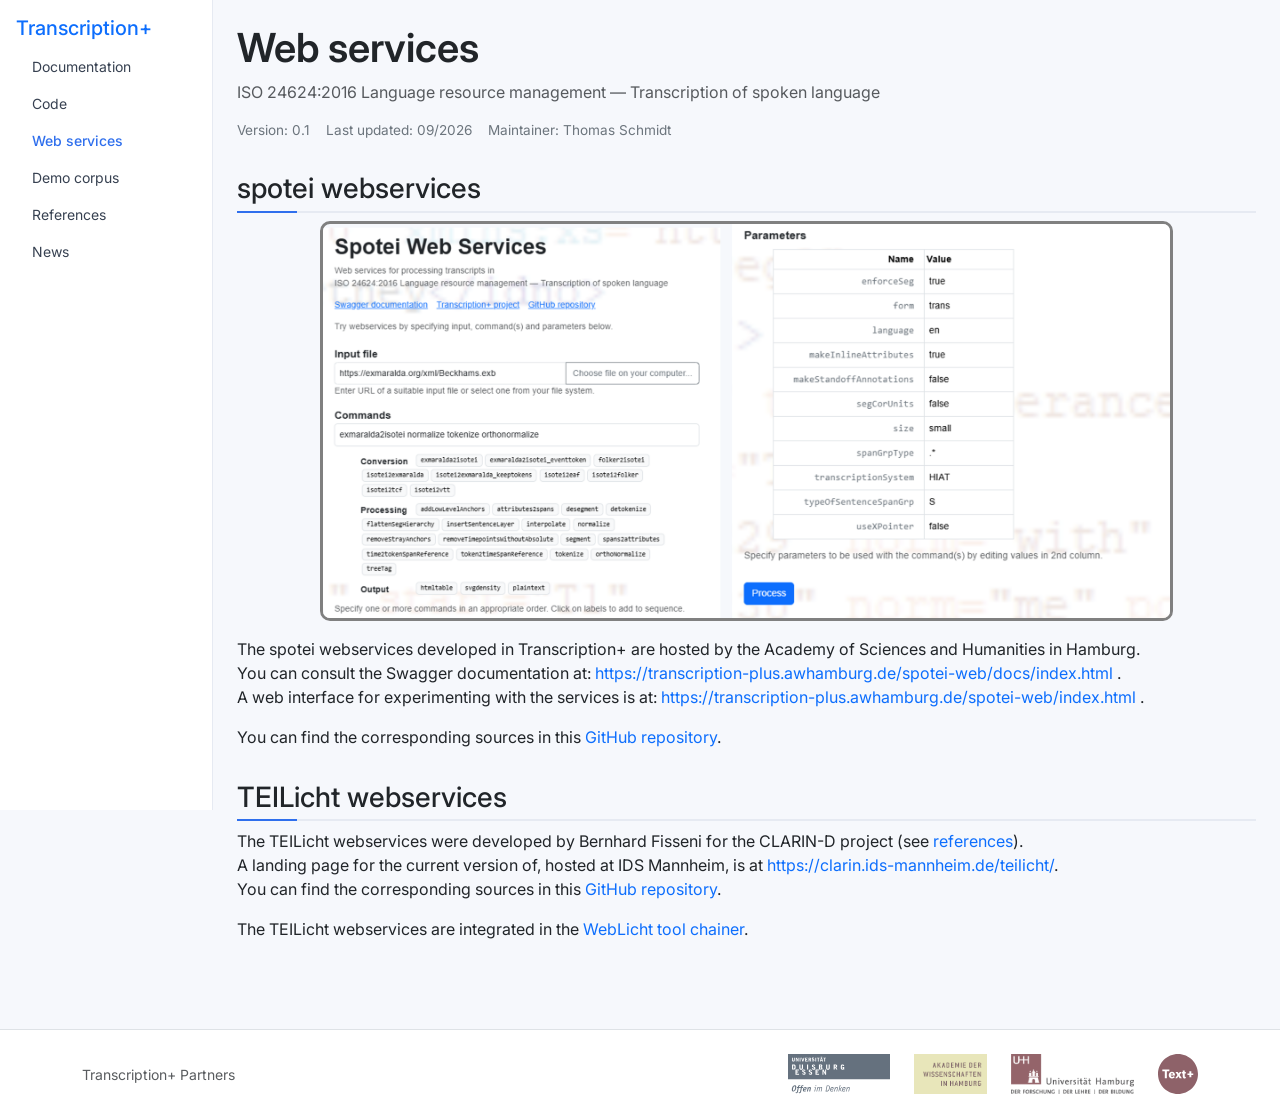
<file: html/webservices.html>
<?xml version="1.0" encoding="UTF-8"?>
<!DOCTYPE html>
<html lang="en" xmlns="http://www.w3.org/1999/xhtml">
    <head>
        <meta charset="UTF-8"/>
            <title>Transcription+: Web services</title>
            <link href="https://cdn.jsdelivr.net/npm/bootstrap@5.3.3/dist/css/bootstrap.min.css" rel="stylesheet"/>
            <link href="https://fonts.googleapis.com/css2?family=Inter:wght@300;400;600&amp;display=swap" rel="stylesheet"/>                   
            <link href="styles.css" rel="stylesheet"/>
    </head>
    
    <body>
        
        <div class="container-fluid">
            <div class="row">
                
                <!-- Sidebar -->
                <nav class="col-md-3 col-lg-2 sidebar p-3">
                    <h5>
                        <a class="home-link" href="index.html" title="Homepage">Transcription+</a>                        
                    </h5>
                    
                    <ul class="nav flex-column small">
                        <li class="nav-item"><a class="nav-link" href="documentation.html">Documentation</a></li>
                        <li class="nav-item"><a class="nav-link" href="code.html">Code</a></li>
                        <li class="nav-item"><a class="nav-link active" href="webservices.html">Web services</a></li>
                        <li class="nav-item"><a class="nav-link" href="democorpus.html">Demo corpus</a></li>
                        <li class="nav-item"><a class="nav-link" href="references.html">References</a></li>
                        <li class="nav-item"><a class="nav-link" href="news.html">News</a></li>
                    </ul>
                </nav>
                
                <!-- Main content -->
                <main class="col-md-9 col-lg-10 p-4 content">
                    
                    <!-- Header -->
                    <div class="mb-4">
                        <h1 class="fw-semibold">Web services</h1>
                        <p class="text-muted">ISO 24624:2016 Language resource management — Transcription of spoken language</p>                        
                        
                        <div class="d-flex gap-3 meta">
                            <div>Version: 0.1</div>
                            <div>Last updated: 09/2026</div>
                            <div>Maintainer: Thomas Schmidt</div>
                        </div>
                    </div>

                    <h3>spotei webservices</h3> 
                    <p class="text-center">
                        <a target="_blank" href="https://transcription-plus.awhamburg.de/spotei-web/index.html">
                            <img style="height: 400px;border: 3px solid gray; border-radius: 10px;" src="img/webservices.png" title="Web interfaces to spotei webservices"/>
                        </a>
                    </p>
                    <p>
                        The spotei webservices developed in Transcription+ are hosted by the Academy of Sciences and Humanities in Hamburg. 
                        <br/>
                        You can consult the Swagger documentation at:
                        <a href="https://transcription-plus.awhamburg.de/spotei-web/docs/index.html" target="_blank">
                            https://transcription-plus.awhamburg.de/spotei-web/docs/index.html
                        </a>. 
                        <br/>
                        A web interface for experimenting with the services is at:
                        <a href="https://transcription-plus.awhamburg.de/spotei-web/index.html" target="_blank">
                            https://transcription-plus.awhamburg.de/spotei-web/index.html
                        </a>. 
                    </p>
                    You can find the corresponding sources in this <a href="https://github.com/zumult-org/spotei-web" target="_blank">GitHub repository</a>.
                    
                    <h3>TEILicht webservices</h3>   
                    <p>
                        The TEILicht webservices were developed by Bernhard Fisseni for the CLARIN-D project (see <a href="references.html">references</a>).
                        <br/>
                        A landing page for the current version of, hosted at IDS Mannheim, is at
                        <a href="https://clarin.ids-mannheim.de/teilicht/" target="_blank">https://clarin.ids-mannheim.de/teilicht/</a>.
                        <br/>
                        You can find the corresponding sources in this <a href="https://github.com/Exmaralda-Org/teilicht" target="_blank">GitHub repository</a>.
                    </p>
                    <p>
                        The TEILicht webservices are integrated in the 
                        <a href="https://weblicht.sfs.uni-tuebingen.de/">WebLicht tool chainer</a>.
                    </p>
                </main>
                <footer class="mt-5 border-top" style="background: white;">
                    <div class="container py-4">
                        
                        <div class="row align-items-center">
                            
                            <!-- Left: text -->
                            <div class="col-md-4 text-muted small">
                                Transcription+ Partners
                            </div>
                            
                            <!-- Center / logos -->
                            <div class="col-md-8 d-flex flex-wrap gap-4 align-items-center justify-content-md-end">
                                
                                <img src="img/ude-logo.svg" title="University of Duisburg-Essen: Institute for Communication Studies"
                                    class="footer-logo"/>
                                
                                <img src="img/adwhh_logo.png" title="Academy of Sciences and Humanities in Hamburg"
                                    class="footer-logo"/>
                                
                                <img src="img/uhh-logo.png" title="University of Hamburg: Centre for Sustainable Research Data Management"
                                    class="footer-logo"/>
                                
                                <img src="img/text-plus-logo.svg" title="Text+ in NFDI"
                                    class="footer-logo"/>
                                
                            </div>
                        </div>
                        
                        <!-- Bottom line -->
                        <!-- <div class="text-center text-muted small mt-3">
                    © 2026 Standards Portal · All rights reserved
                </div> -->
                        
                    </div>
                </footer>        
                
            </div>
        </div>
        
        
        
    </body>
</html>
</file>
<file: html/styles.css>
:root {
  --primary: #2F6FED;
  --accent: #22C55E;
  --bg: #F6F8FC;
  --border: #E6EAF2;
  --text-muted: #6b7280;
}

/*  body::before {
    content: "";
    position: fixed;
    inset: 0;

    background: url("img/teixml.png") center / cover no-repeat;

    opacity: 0.12;       
    filter: grayscale(30%);

    z-index: -1;
}   */         



                
.header {
  border-bottom: 1px solid #eee;
  background: white;
}

.standard-card {
  border: 1px solid #eee;
  box-shadow: 0 2px 10px rgba(0,0,0,0.03);
  transition: 0.15s ease;
}

.standard-card:hover {
  transform: translateY(-2px);
}

.muted-small {
  font-size: 0.85rem;
  color: #6c757d;
}


body {
  background: var(--bg);
  font-family: Inter, system-ui, sans-serif;
}

/* Sidebar */
.sidebar {
  background: white;
  border-right: 1px solid var(--border);
  position: sticky;
  top: 0;
  min-height: 50vh;
  max-height: 90vh;
  overflow-y: auto;
}

            

pre {
  background: #f8f9fa;
  padding: 1rem;
  border-radius: 6px;
  font-size: 0.9rem;
}

.meta {
  font-size: 0.85rem;
  color: #6c757d;
}

.highlight-box {
  border: 1px solid #eee;
  background: #fff;
  padding: 1rem;
  border-radius: 8px;
  box-shadow: 0 2px 10px rgba(0,0,0,0.03);
}

.nav-link:hover {
  background: #f8f9fa;
  border-radius: 6px;
}


/* Headings accent bar */
.content h3 {
  border-bottom: 2px solid var(--border);
  position: relative;
  padding-bottom: .4rem;
  margin-top: 2rem;
  padding-bottom: .3rem;  
}

.content h3::before {
  content: "";
  position: absolute;
  left: 0;
  bottom: -2px;
  width: 60px;
  height: 2px;
  background: var(--primary);
}

/* Cards / boxes */
.highlight-box {
  border: 1px solid var(--border);
  border-radius: 10px;
  padding: 1rem;
  background: white;
  box-shadow: 0 2px 12px rgba(47,111,237,0.05);
  transition: 0.15s ease;
}

.highlight-box:hover {
  transform: translateY(-2px);
}

/* Nav links */
.nav-link {
  color: #374151;
  transition: 0.15s;
}

.nav-link:hover {
  background: rgba(47,111,237,0.08);
  border-radius: 6px;
}

/* Active section feel (optional JS hook later) */
.nav-link.active {
  color: var(--primary);
  font-weight: 500;
}

img.footer-logo {
    height:40px; 
    filter: grayscale(70%); 
    opacity:0.7; 
    transition:0.2s;    
}

img.footer-logo:hover {
  filter: grayscale(30%);
  opacity: 1;
  transform: scale(1.03);
}

a {
  text-decoration: none;
}

a:hover {
  color: #2F6FED;          /* subtle accent on hover */
  text-decoration: underline;
  text-underline-offset: 2px;
}

.authors{
    font-weight: bold;
}

.authors:after{
    content: "\A";
    white-space: pre;
}

.corpustitle {
    font-weight: bold;
}

.corpusdetails  {
    padding-left: 30px;
    display: block;
    
}

.corpustitle:after{
    content: "\A";
    white-space: pre;
}


.pubtitle  {
    padding-left: 30px;
    display: block;
}

.pubdetails  {
    padding-left: 30px;
    display: block;
    
}

.pubtitle:after{
    content: "\A";
    white-space: pre;
}
</file>
